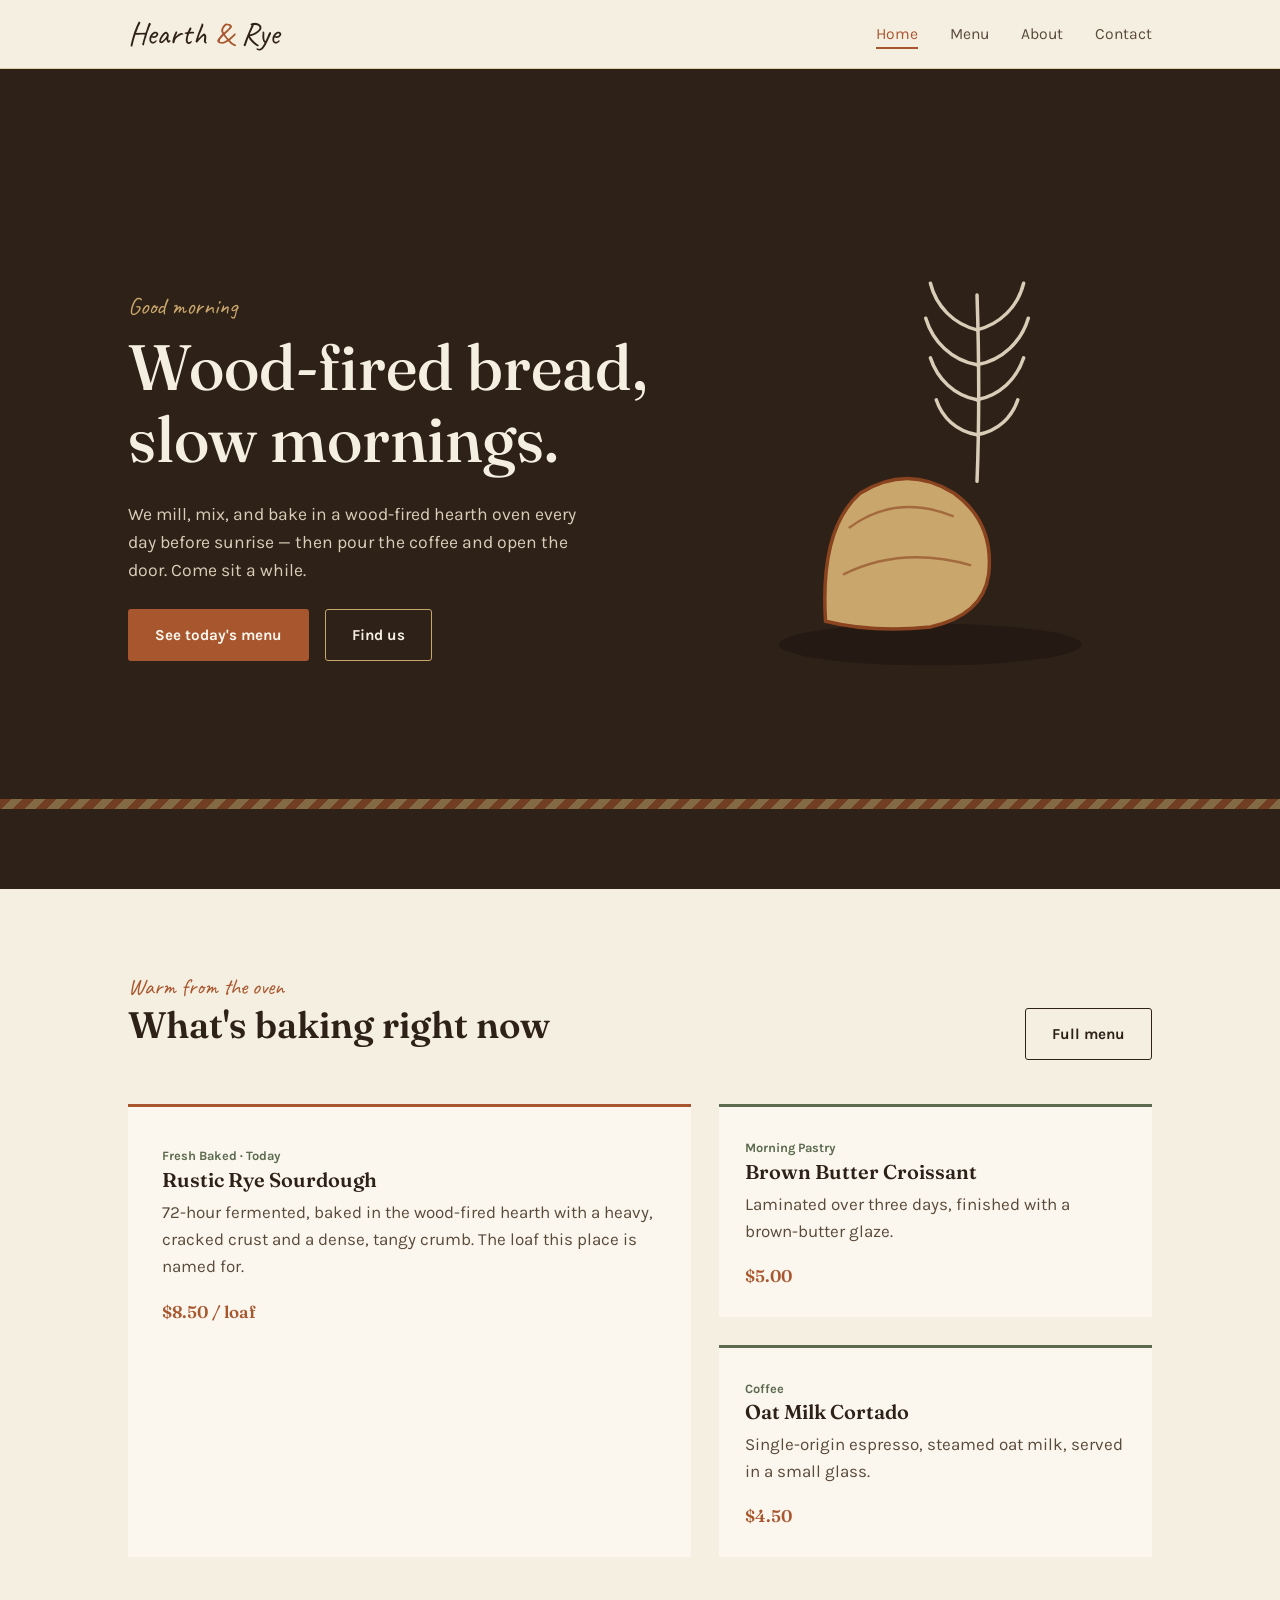
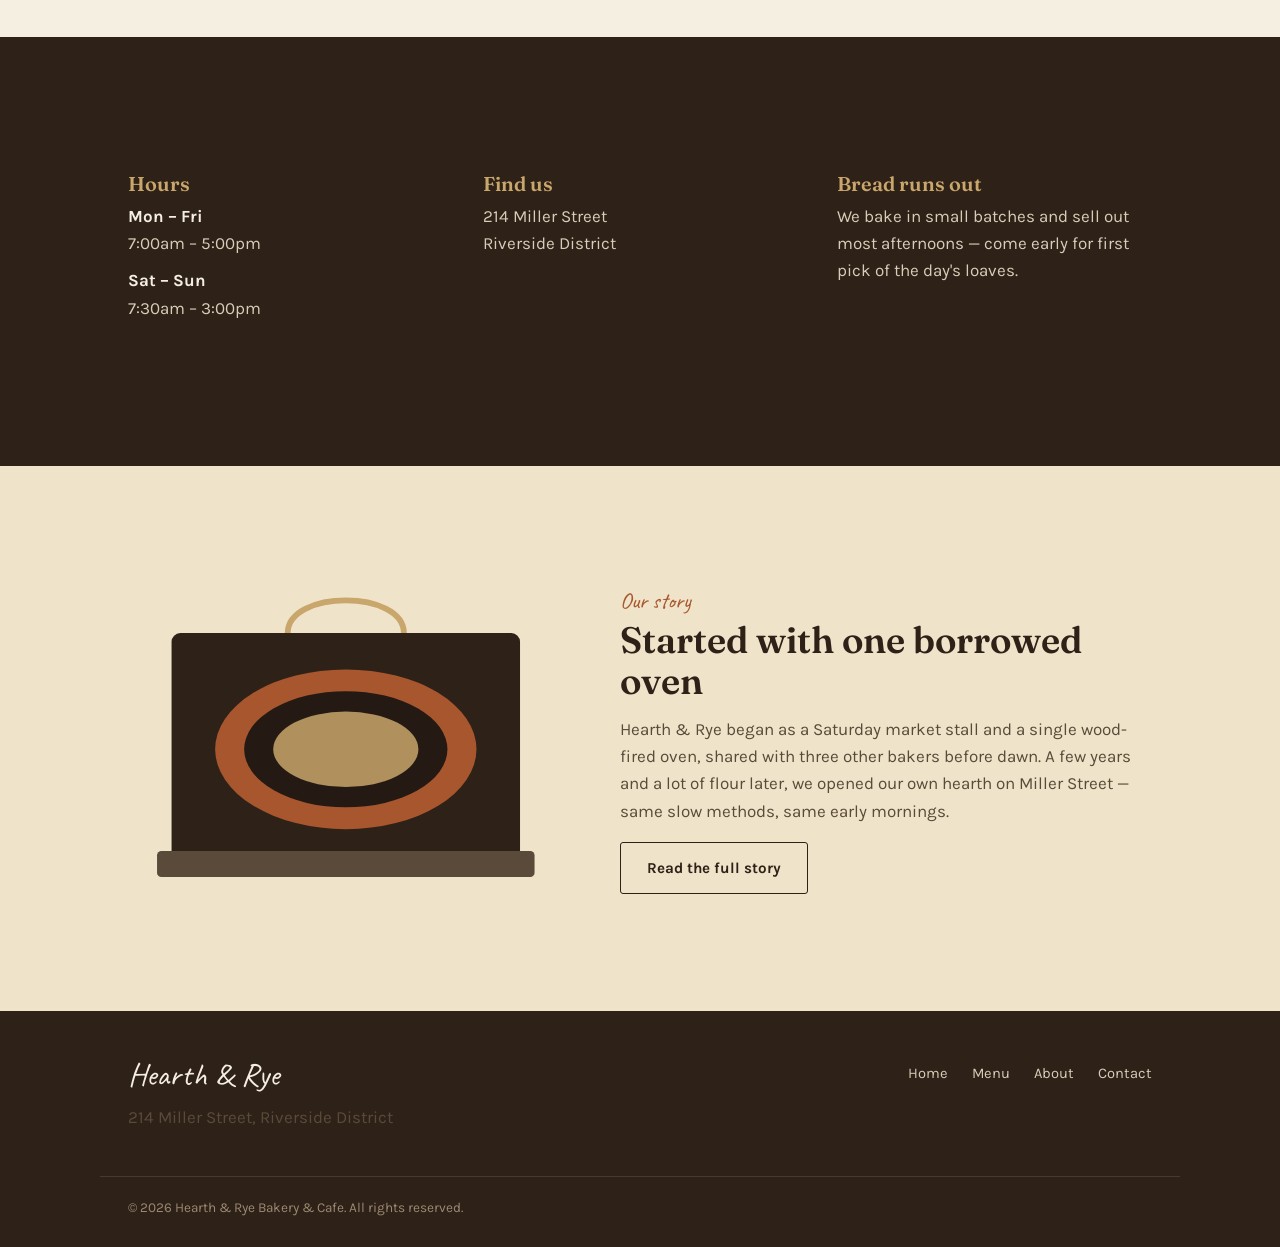
<file: index.html>
<!DOCTYPE html>
<html lang="en">
<head>
<meta charset="UTF-8">
<meta name="viewport" content="width=device-width, initial-scale=1">
<title>Golden Cafe</title>
<meta name="description" content="Golden Cafe is a neighborhood bakery and cafe baking wood-fired bread, pastries, and coffee fresh every morning.">
<link rel="preconnect" href="https://fonts.googleapis.com">
<link rel="preconnect" href="https://fonts.gstatic.com" crossorigin>
<link href="https://fonts.googleapis.com/css2?family=Fraunces:opsz,wght@9..144,500;9..144,600&family=Karla:wght@400;500;700&family=Caveat:wght@600;700&display=swap" rel="stylesheet">
<link rel="stylesheet" href="styles.css">
</head>
<body>

<header class="site-header">
  <div class="wrap">
    <a href="index.html" class="logo">Hearth <span>&amp;</span> Rye</a>
    <nav class="primary-nav" aria-label="Primary">
      <ul>
        <li><a href="index.html" aria-current="page">Home</a></li>
        <li><a href="menu.html">Menu</a></li>
        <li><a href="about.html">About</a></li>
        <li><a href="contact.html">Contact</a></li>
      </ul>
    </nav>
  </div>
</header>

<main>

  <section class="hero">
    <div class="wrap">
      <div>
        <span class="hero-eyebrow">Good morning</span>
        <h1>Wood-fired bread,<br>slow mornings.</h1>
        <p class="lead">We mill, mix, and bake in a wood-fired hearth oven every day before sunrise — then pour the coffee and open the door. Come sit a while.</p>
        <div class="hero-cta">
          <a href="menu.html" class="btn btn-primary">See today's menu</a>
          <a href="contact.html" class="btn btn-outline-light">Find us</a>
        </div>
      </div>
      <div>
        <!-- hand-drawn style wheat + loaf illustration -->
        <svg class="hero-art" viewBox="0 0 380 420" xmlns="http://www.w3.org/2000/svg" role="img" aria-label="Illustration of a wheat stalk and a loaf of bread">
          <ellipse cx="190" cy="360" rx="130" ry="18" fill="#241a13"/>
          <path d="M100 340 Q95 260 130 230 Q170 205 210 230 Q245 255 240 300 Q235 335 190 345 Q140 350 100 340 Z" fill="#C9A66B" stroke="#8A431F" stroke-width="3"/>
          <path d="M120 260 Q160 230 210 250" stroke="#8A431F" stroke-width="2" fill="none" opacity="0.6"/>
          <path d="M115 300 Q165 275 225 292" stroke="#8A431F" stroke-width="2" fill="none" opacity="0.6"/>
          <g stroke="#D9CDB8" stroke-width="3" fill="none" stroke-linecap="round">
            <path d="M230 60 C232 120 232 170 230 220"/>
            <path d="M230 90 C210 85 195 70 190 50"/>
            <path d="M230 90 C250 85 265 70 270 50"/>
            <path d="M230 120 C208 116 192 100 186 80"/>
            <path d="M230 120 C252 116 268 100 274 80"/>
            <path d="M230 150 C210 146 196 132 190 114"/>
            <path d="M230 150 C250 146 264 132 270 114"/>
            <path d="M230 180 C212 177 200 165 195 150"/>
            <path d="M230 180 C248 177 260 165 265 150"/>
          </g>
        </svg>
      </div>
    </div>
    <div class="grain-rule"></div>
  </section>

  <section>
    <div class="wrap">
      <div class="section-head">
        <div>
          <span class="script">Warm from the oven</span>
          <h2>What's baking right now</h2>
        </div>
        <a href="menu.html" class="btn btn-outline">Full menu</a>
      </div>

      <div class="featured-grid">
        <div class="featured-main">
          <span class="tag">Fresh Baked · Today</span>
          <h3>Rustic Rye Sourdough</h3>
          <p>72-hour fermented, baked in the wood-fired hearth with a heavy, cracked crust and a dense, tangy crumb. The loaf this place is named for.</p>
          <span class="price">$8.50 / loaf</span>
        </div>
        <div class="featured-side">
          <div class="featured-item">
            <span class="tag">Morning Pastry</span>
            <h3>Brown Butter Croissant</h3>
            <p>Laminated over three days, finished with a brown-butter glaze.</p>
            <span class="price">$5.00</span>
          </div>
          <div class="featured-item">
            <span class="tag">Coffee</span>
            <h3>Oat Milk Cortado</h3>
            <p>Single-origin espresso, steamed oat milk, served in a small glass.</p>
            <span class="price">$4.50</span>
          </div>
        </div>
      </div>
    </div>
  </section>

  <section class="band">
    <div class="wrap">
      <div>
        <h3>Hours</h3>
        <dl>
          <dt>Mon – Fri</dt><dd>7:00am – 5:00pm</dd>
          <dt>Sat – Sun</dt><dd>7:30am – 3:00pm</dd>
        </dl>
      </div>
      <div>
        <h3>Find us</h3>
        <p>214 Miller Street<br>Riverside District</p>
      </div>
      <div>
        <h3>Bread runs out</h3>
        <p>We bake in small batches and sell out most afternoons — come early for first pick of the day's loaves.</p>
      </div>
    </div>
  </section>

  <section class="section-alt">
    <div class="wrap story">
      <div>
        <svg class="story-art" viewBox="0 0 300 260" xmlns="http://www.w3.org/2000/svg" role="img" aria-label="Illustration of a hearth oven">
          <rect x="30" y="60" width="240" height="160" rx="6" fill="#2E2118"/>
          <ellipse cx="150" cy="140" rx="90" ry="55" fill="#A8562E"/>
          <ellipse cx="150" cy="140" rx="70" ry="40" fill="#241a13"/>
          <ellipse cx="150" cy="140" rx="50" ry="26" fill="#C9A66B" opacity="0.85"/>
          <rect x="20" y="210" width="260" height="18" rx="3" fill="#5A4A3A"/>
          <path d="M110 60 C110 30 190 30 190 60" stroke="#C9A66B" stroke-width="4" fill="none"/>
        </svg>
      </div>
      <div>
        <span class="script">Our story</span>
        <h2>Started with one borrowed oven</h2>
        <p>Hearth & Rye began as a Saturday market stall and a single wood-fired oven, shared with three other bakers before dawn. A few years and a lot of flour later, we opened our own hearth on Miller Street — same slow methods, same early mornings.</p>
        <a href="about.html" class="btn btn-outline">Read the full story</a>
      </div>
    </div>
  </section>

</main>

<footer class="site-footer">
  <div class="wrap">
    <div>
      <a href="index.html" class="logo">Hearth &amp; Rye</a>
      <p style="margin-top:10px; max-width: 32ch;">214 Miller Street, Riverside District</p>
    </div>
    <nav aria-label="Footer">
      <ul>
        <li><a href="index.html">Home</a></li>
        <li><a href="menu.html">Menu</a></li>
        <li><a href="about.html">About</a></li>
        <li><a href="contact.html">Contact</a></li>
      </ul>
    </nav>
  </div>
  <div class="wrap footer-bottom">
    &copy; 2026 Hearth & Rye Bakery &amp; Cafe. All rights reserved.
  </div>
</footer>

</body>
</html>
</file>
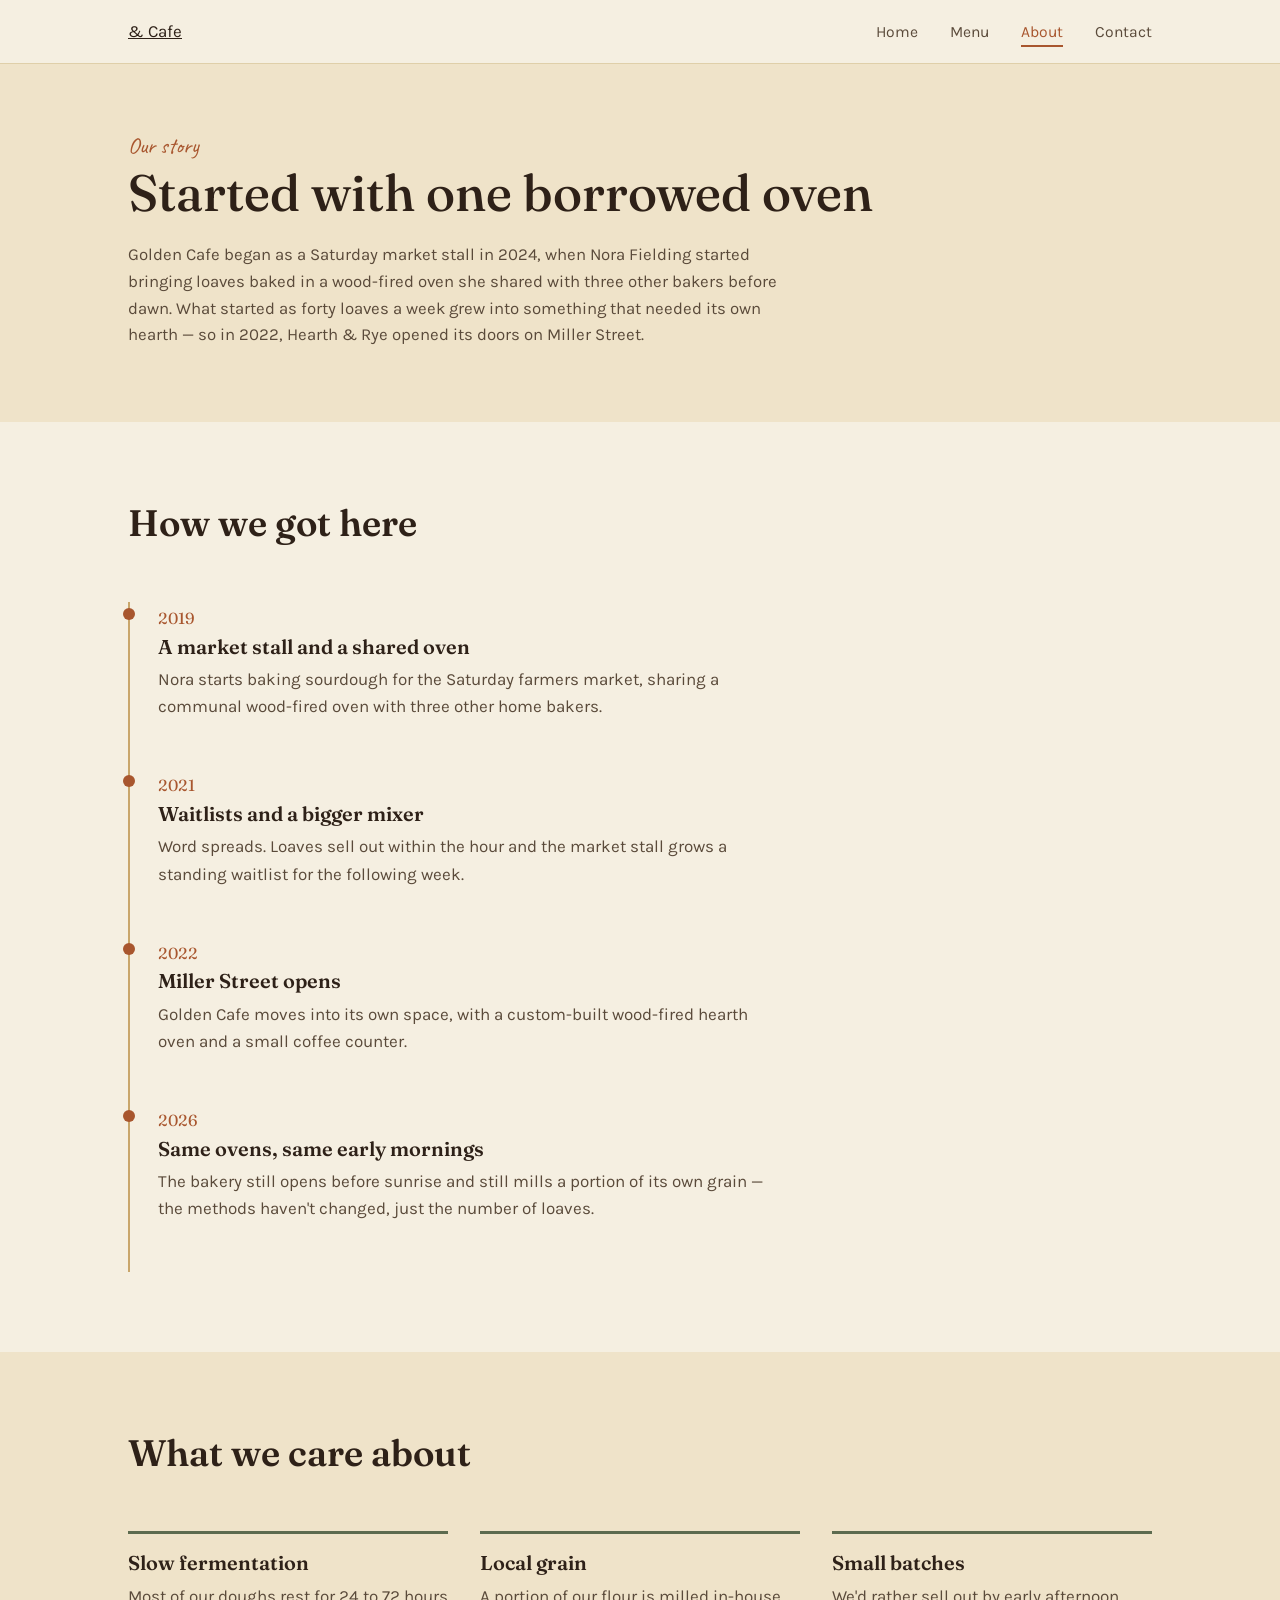
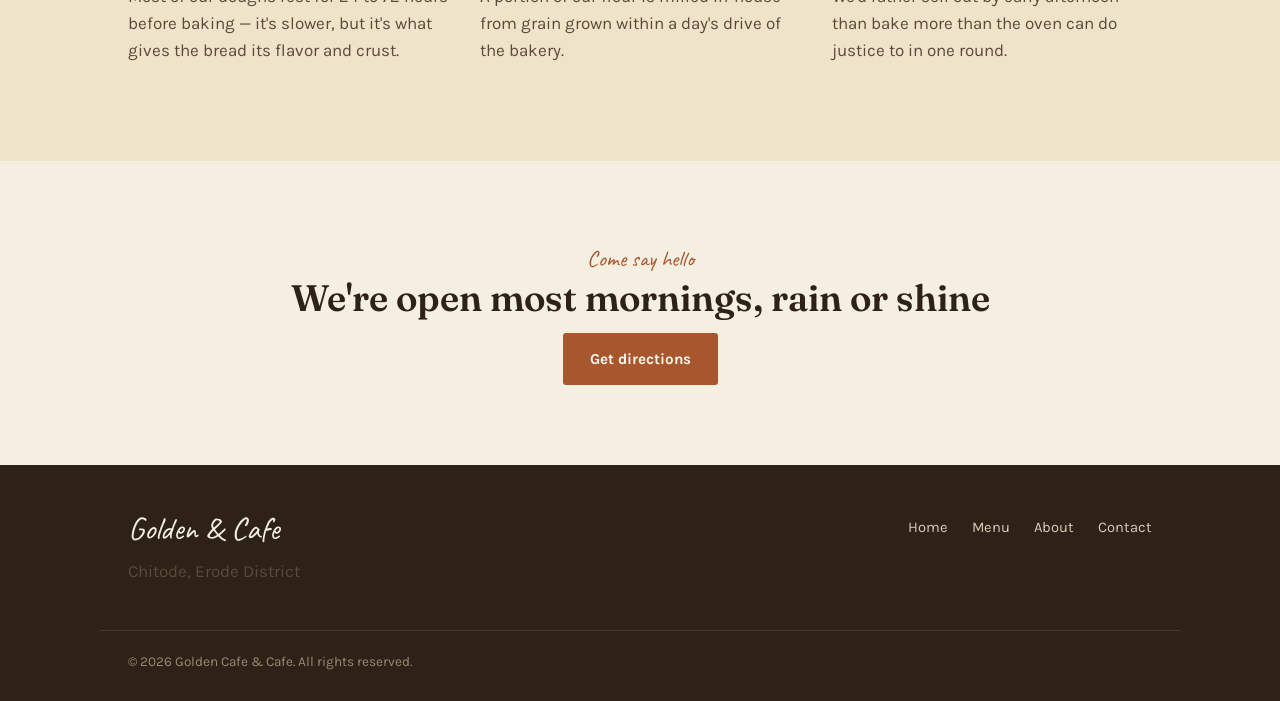
<file: about.html>
<!DOCTYPE html>
<html lang="en">
<head>
<meta charset="UTF-8">
<meta name="viewport" content="width=device-width, initial-scale=1">
<title>About — Golden Cafe</title>
<meta name="description" content="The story of Golden Cafe, a wood-fired bakery and cafe.">
<link rel="preconnect" href="https://fonts.googleapis.com">
<link rel="preconnect" href="https://fonts.gstatic.com" crossorigin>
<link href="https://fonts.googleapis.com/css2?family=Fraunces:opsz,wght@9..144,500;9..144,600&family=Karla:wght@400;500;700&family=Caveat:wght@600;700&display=swap" rel="stylesheet">
<link rel="stylesheet" href="styles.css">
</head>
<body>

<header class="site-header">
  <div class="wrap">
    <a href="index.html" Golden <span>&amp;</span> Cafe</a>
    <nav class="primary-nav" aria-label="Primary">
      <ul>
        <li><a href="index.html">Home</a></li>
        <li><a href="menu.html">Menu</a></li>
        <li><a href="about.html" aria-current="page">About</a></li>
        <li><a href="contact.html">Contact</a></li>
      </ul>
    </nav>
  </div>
</header>

<main>

  <section class="about-hero">
    <div class="wrap">
      <span class="script">Our story</span>
      <h1 style="font-size: clamp(2.2rem, 4vw, 3.2rem);">Started with one borrowed oven</h1>
      <p style="max-width: 66ch; font-size: 1.05rem;">Golden Cafe began as a Saturday market stall in 2024, when Nora Fielding started bringing loaves baked in a wood-fired oven she shared with three other bakers before dawn. What started as forty loaves a week grew into something that needed its own hearth — so in 2022, Hearth & Rye opened its doors on Miller Street.</p>
    </div>
  </section>

  <section>
    <div class="wrap">
      <div class="section-head">
        <div>
          <h2>How we got here</h2>
        </div>
      </div>
      <ul class="timeline">
        <li>
          <span class="year">2019</span>
          <h3>A market stall and a shared oven</h3>
          <p>Nora starts baking sourdough for the Saturday farmers market, sharing a communal wood-fired oven with three other home bakers.</p>
        </li>
        <li>
          <span class="year">2021</span>
          <h3>Waitlists and a bigger mixer</h3>
          <p>Word spreads. Loaves sell out within the hour and the market stall grows a standing waitlist for the following week.</p>
        </li>
        <li>
          <span class="year">2022</span>
          <h3>Miller Street opens</h3>
          <p>Golden Cafe moves into its own space, with a custom-built wood-fired hearth oven and a small coffee counter.</p>
        </li>
        <li>
          <span class="year">2026</span>
          <h3>Same ovens, same early mornings</h3>
          <p>The bakery still opens before sunrise and still mills a portion of its own grain — the methods haven't changed, just the number of loaves.</p>
        </li>
      </ul>
    </div>
  </section>

  <section class="section-alt">
    <div class="wrap">
      <div class="section-head">
        <div>
          <h2>What we care about</h2>
        </div>
      </div>
      <div class="values-grid">
        <div class="value-block">
          <h3>Slow fermentation</h3>
          <p>Most of our doughs rest for 24 to 72 hours before baking — it's slower, but it's what gives the bread its flavor and crust.</p>
        </div>
        <div class="value-block">
          <h3>Local grain</h3>
          <p>A portion of our flour is milled in-house from grain grown within a day's drive of the bakery.</p>
        </div>
        <div class="value-block">
          <h3>Small batches</h3>
          <p>We'd rather sell out by early afternoon than bake more than the oven can do justice to in one round.</p>
        </div>
      </div>
    </div>
  </section>

  <section>
    <div class="wrap" style="text-align:center;">
      <span class="script">Come say hello</span>
      <h2>We're open most mornings, rain or shine</h2>
      <a href="contact.html" class="btn btn-primary">Get directions</a>
    </div>
  </section>

</main>

<footer class="site-footer">
  <div class="wrap">
    <div>
      <a href="index.html" class="logo">Golden &amp; Cafe</a>
      <p style="margin-top:10px; max-width: 32ch;">Chitode, Erode District</p>
    </div>
    <nav aria-label="Footer">
      <ul>
        <li><a href="index.html">Home</a></li>
        <li><a href="menu.html">Menu</a></li>
        <li><a href="about.html">About</a></li>
        <li><a href="contact.html">Contact</a></li>
      </ul>
    </nav>
  </div>
  <div class="wrap footer-bottom">
    &copy; 2026 Golden Cafe &amp; Cafe. All rights reserved.
  </div>
</footer>

</body>
</html>
</file>
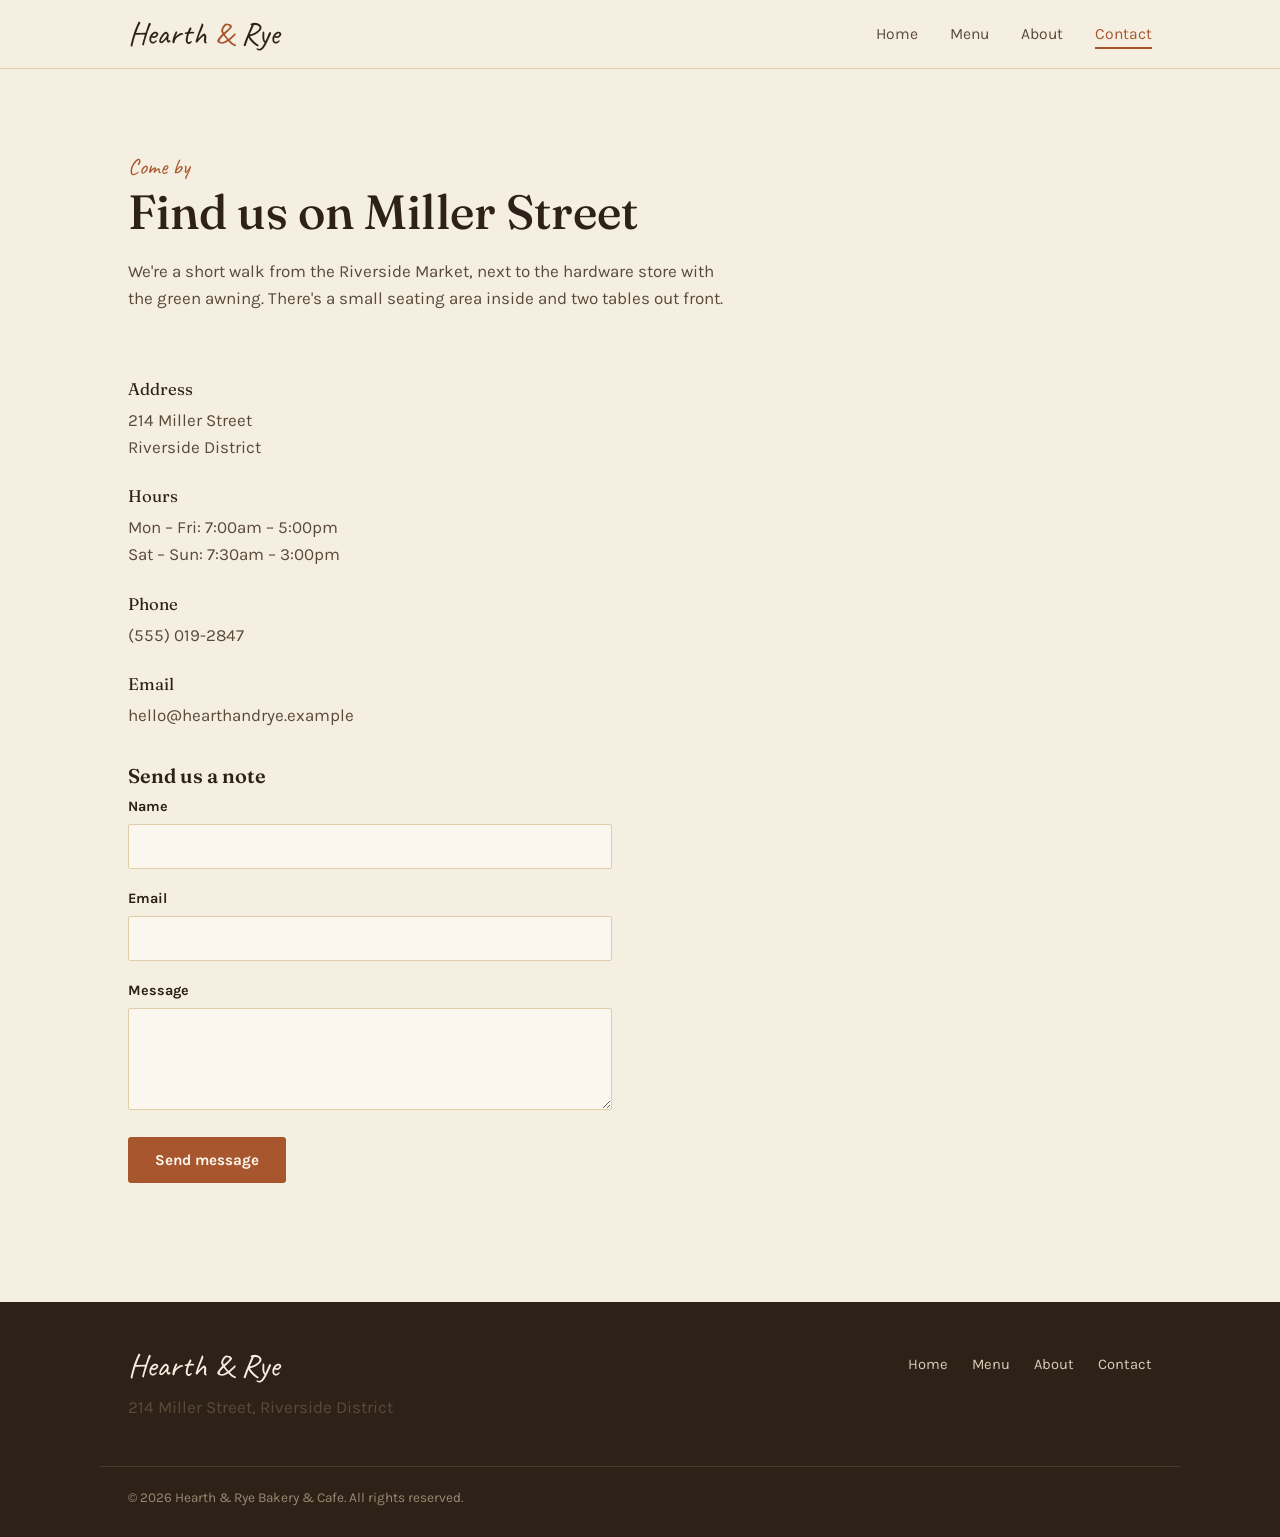
<file: contact.html>
<!DOCTYPE html>
<html lang="en">
<head>
<meta charset="UTF-8">
<meta name="viewport" content="width=device-width, initial-scale=1">
<title>Contact — Hearth & Rye</title>
<meta name="description" content="Visit Hearth & Rye, get directions, hours, and send us a message.">
<link rel="preconnect" href="https://fonts.googleapis.com">
<link rel="preconnect" href="https://fonts.gstatic.com" crossorigin>
<link href="https://fonts.googleapis.com/css2?family=Fraunces:opsz,wght@9..144,500;9..144,600&family=Karla:wght@400;500;700&family=Caveat:wght@600;700&display=swap" rel="stylesheet">
<link rel="stylesheet" href="styles.css">
</head>
<body>

<header class="site-header">
  <div class="wrap">
    <a href="index.html" class="logo">Hearth <span>&amp;</span> Rye</a>
    <nav class="primary-nav" aria-label="Primary">
      <ul>
        <li><a href="index.html">Home</a></li>
        <li><a href="menu.html">Menu</a></li>
        <li><a href="about.html">About</a></li>
        <li><a href="contact.html" aria-current="page">Contact</a></li>
      </ul>
    </nav>
  </div>
</header>

<main>
  <section style="padding-bottom: 20px;">
    <div class="wrap">
      <span class="script">Come by</span>
      <h1 style="font-size: clamp(2.2rem, 4vw, 3rem);">Find us on Miller Street</h1>
      <p style="max-width: 60ch;">We're a short walk from the Riverside Market, next to the hardware store with the green awning. There's a small seating area inside and two tables out front.</p>
    </div>
  </section>

  <section style="padding-top: 10px;">
    <div class="wrap contact-grid">

      <div>
        <dl class="contact-details">
          <dt>Address</dt>
          <dd>214 Miller Street<br>Riverside District</dd>

          <dt>Hours</dt>
          <dd>Mon – Fri: 7:00am – 5:00pm<br>Sat – Sun: 7:30am – 3:00pm</dd>

          <dt>Phone</dt>
          <dd>(555) 019-2847</dd>

          <dt>Email</dt>
          <dd>hello@hearthandrye.example</dd>
        </dl>

        <div style="margin-top: 36px;">
          <h3>Send us a note</h3>
          <form class="contact-form" onsubmit="return handleContactSubmit(event)">
            <div class="field">
              <label for="name">Name</label>
              <input type="text" id="name" name="name" required>
            </div>
            <div class="field">
              <label for="email">Email</label>
              <input type="email" id="email" name="email" required>
            </div>
            <div class="field">
              <label for="message">Message</label>
              <textarea id="message" name="message" rows="4" required></textarea>
            </div>
            <button type="submit" class="btn btn-primary" style="align-self: flex-start;">Send message</button>
            <p id="form-status" role="status" style="margin-top: 4px;"></p>
          </form>
        </div>
      </div>

      <div>
        <iframe
          class="map-frame"
          title="Map to Hearth & Rye"
          src="https://www.google.com/maps?q=Riverside%20District&output=embed"
          loading="lazy"
          referrerpolicy="no-referrer-when-downgrade">
        </iframe>
      </div>

    </div>
  </section>
</main>

<footer class="site-footer">
  <div class="wrap">
    <div>
      <a href="index.html" class="logo">Hearth &amp; Rye</a>
      <p style="margin-top:10px; max-width: 32ch;">214 Miller Street, Riverside District</p>
    </div>
    <nav aria-label="Footer">
      <ul>
        <li><a href="index.html">Home</a></li>
        <li><a href="menu.html">Menu</a></li>
        <li><a href="about.html">About</a></li>
        <li><a href="contact.html">Contact</a></li>
      </ul>
    </nav>
  </div>
  <div class="wrap footer-bottom">
    &copy; 2026 Hearth & Rye Bakery &amp; Cafe. All rights reserved.
  </div>
</footer>

<script>
  // Placeholder handler — this form has no backend yet.
  // See README.md for how to connect it to a real form service (e.g. Formspree, Netlify Forms).
  function handleContactSubmit(event){
    event.preventDefault();
    document.getElementById('form-status').textContent =
      "This form isn't connected yet — see the README for how to hook it up to a service like Formspree.";
    return false;
  }
</script>

</body>
</html>
</file>
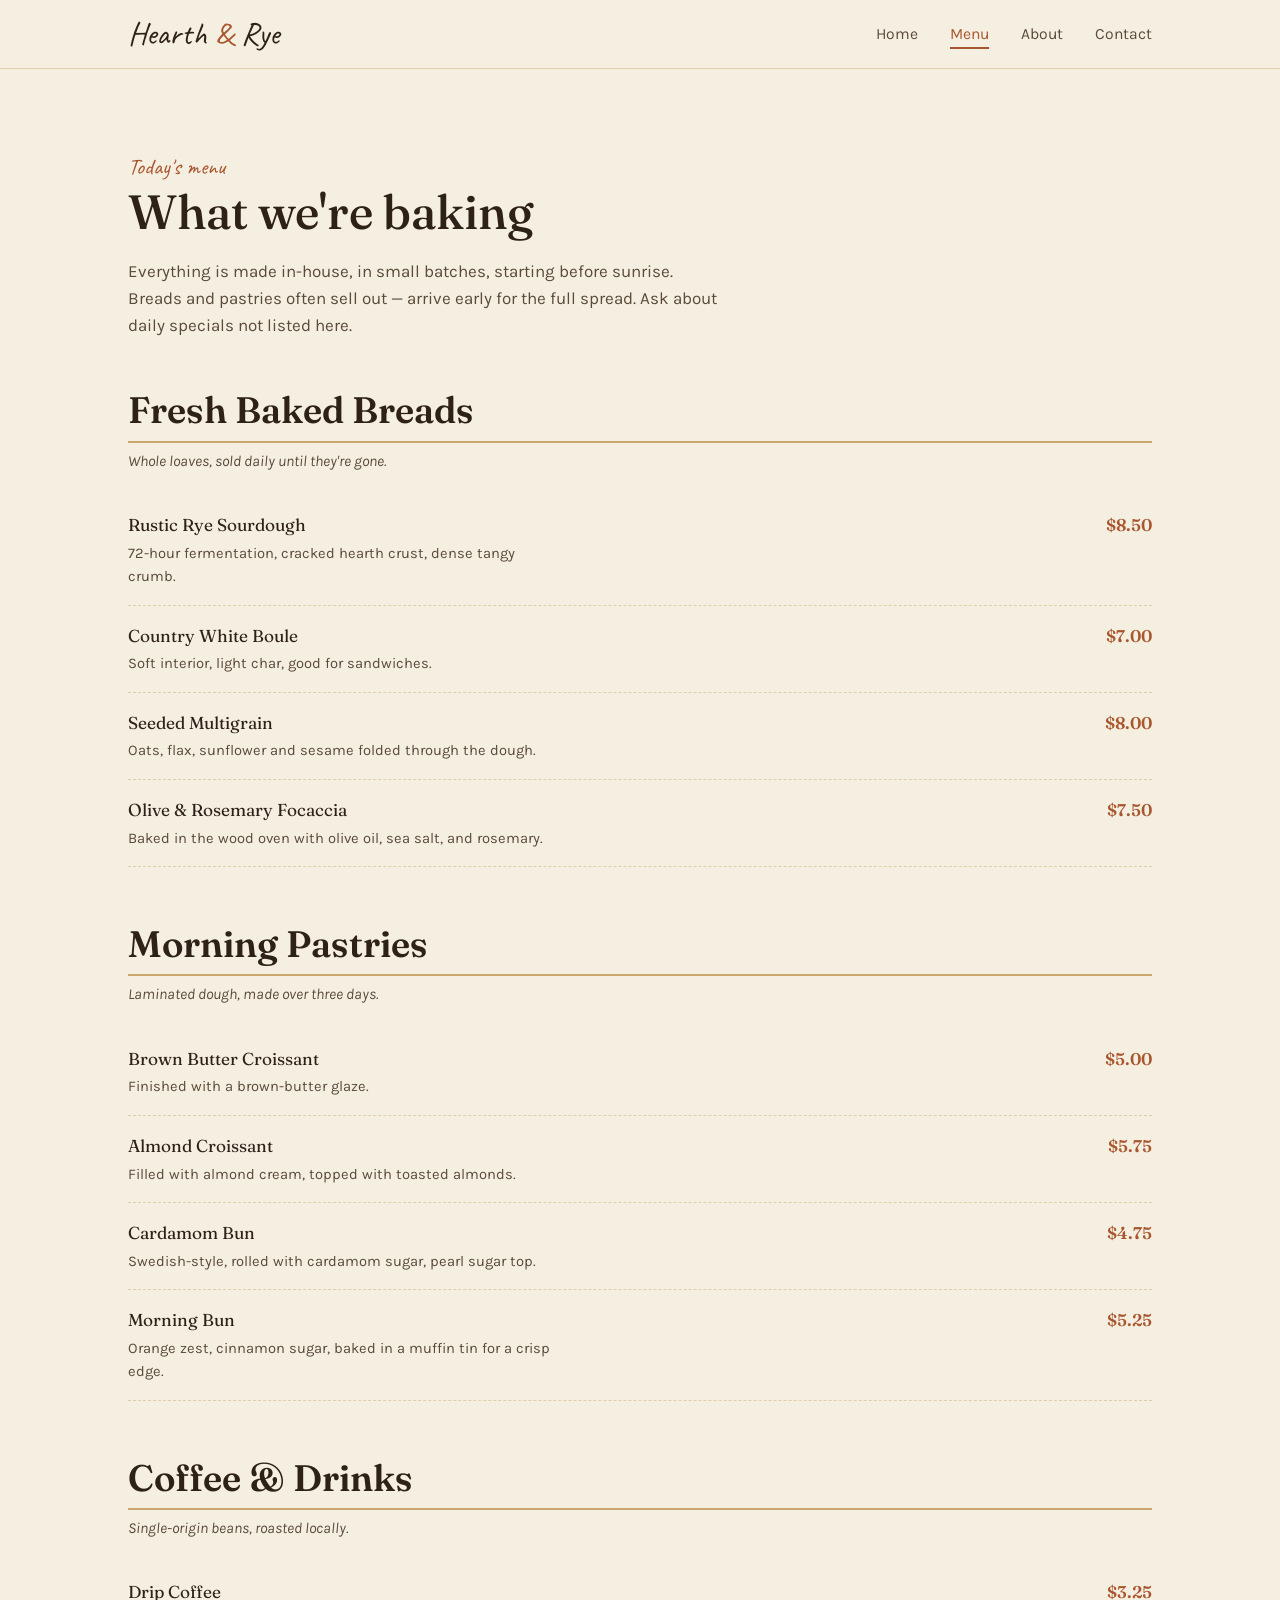
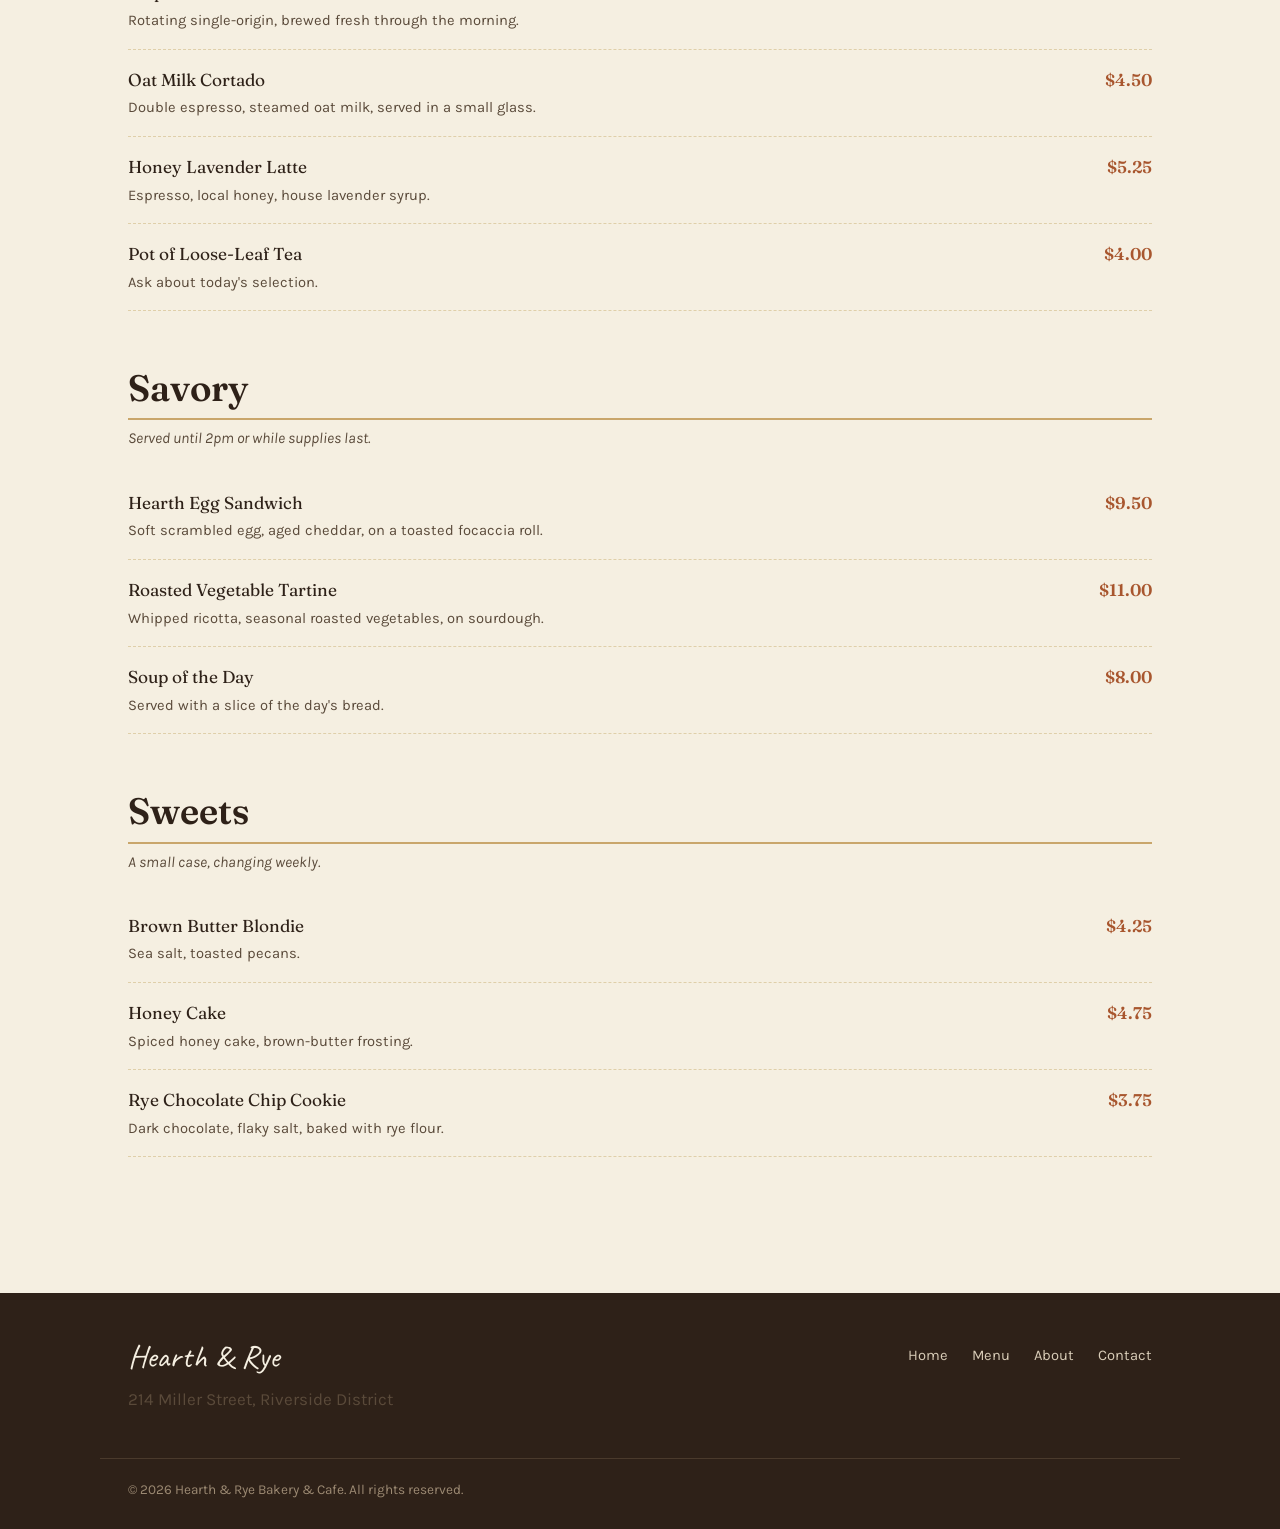
<file: menu.html>
<!DOCTYPE html>
<html lang="en">
<head>
<meta charset="UTF-8">
<meta name="viewport" content="width=device-width, initial-scale=1">
<title>Menu — Hearth & Rye</title>
<meta name="description" content="Breads, pastries, coffee, and savory plates baked fresh daily at Hearth & Rye.">
<link rel="preconnect" href="https://fonts.googleapis.com">
<link rel="preconnect" href="https://fonts.gstatic.com" crossorigin>
<link href="https://fonts.googleapis.com/css2?family=Fraunces:opsz,wght@9..144,500;9..144,600&family=Karla:wght@400;500;700&family=Caveat:wght@600;700&display=swap" rel="stylesheet">
<link rel="stylesheet" href="styles.css">
</head>
<body>

<header class="site-header">
  <div class="wrap">
    <a href="index.html" class="logo">Hearth <span>&amp;</span> Rye</a>
    <nav class="primary-nav" aria-label="Primary">
      <ul>
        <li><a href="index.html">Home</a></li>
        <li><a href="menu.html" aria-current="page">Menu</a></li>
        <li><a href="about.html">About</a></li>
        <li><a href="contact.html">Contact</a></li>
      </ul>
    </nav>
  </div>
</header>

<main>
  <section style="padding-bottom: 20px;">
    <div class="wrap">
      <span class="script">Today's menu</span>
      <h1 style="font-size: clamp(2.2rem, 4vw, 3rem); color: var(--ink);">What we're baking</h1>
      <p class="menu-intro">Everything is made in-house, in small batches, starting before sunrise. Breads and pastries often sell out — arrive early for the full spread. Ask about daily specials not listed here.</p>
    </div>
  </section>

  <section style="padding-top: 20px;">
    <div class="wrap">

      <div class="menu-category">
        <h2>Fresh Baked Breads</h2>
        <p class="note">Whole loaves, sold daily until they're gone.</p>
        <ul class="menu-list">
          <li>
            <div>
              <div class="menu-item-name">Rustic Rye Sourdough</div>
              <div class="menu-item-desc">72-hour fermentation, cracked hearth crust, dense tangy crumb.</div>
            </div>
            <div class="menu-item-price">$8.50</div>
          </li>
          <li>
            <div>
              <div class="menu-item-name">Country White Boule</div>
              <div class="menu-item-desc">Soft interior, light char, good for sandwiches.</div>
            </div>
            <div class="menu-item-price">$7.00</div>
          </li>
          <li>
            <div>
              <div class="menu-item-name">Seeded Multigrain</div>
              <div class="menu-item-desc">Oats, flax, sunflower and sesame folded through the dough.</div>
            </div>
            <div class="menu-item-price">$8.00</div>
          </li>
          <li>
            <div>
              <div class="menu-item-name">Olive & Rosemary Focaccia</div>
              <div class="menu-item-desc">Baked in the wood oven with olive oil, sea salt, and rosemary.</div>
            </div>
            <div class="menu-item-price">$7.50</div>
          </li>
        </ul>
      </div>

      <div class="menu-category">
        <h2>Morning Pastries</h2>
        <p class="note">Laminated dough, made over three days.</p>
        <ul class="menu-list">
          <li>
            <div>
              <div class="menu-item-name">Brown Butter Croissant</div>
              <div class="menu-item-desc">Finished with a brown-butter glaze.</div>
            </div>
            <div class="menu-item-price">$5.00</div>
          </li>
          <li>
            <div>
              <div class="menu-item-name">Almond Croissant</div>
              <div class="menu-item-desc">Filled with almond cream, topped with toasted almonds.</div>
            </div>
            <div class="menu-item-price">$5.75</div>
          </li>
          <li>
            <div>
              <div class="menu-item-name">Cardamom Bun</div>
              <div class="menu-item-desc">Swedish-style, rolled with cardamom sugar, pearl sugar top.</div>
            </div>
            <div class="menu-item-price">$4.75</div>
          </li>
          <li>
            <div>
              <div class="menu-item-name">Morning Bun</div>
              <div class="menu-item-desc">Orange zest, cinnamon sugar, baked in a muffin tin for a crisp edge.</div>
            </div>
            <div class="menu-item-price">$5.25</div>
          </li>
        </ul>
      </div>

      <div class="menu-category">
        <h2>Coffee &amp; Drinks</h2>
        <p class="note">Single-origin beans, roasted locally.</p>
        <ul class="menu-list">
          <li>
            <div>
              <div class="menu-item-name">Drip Coffee</div>
              <div class="menu-item-desc">Rotating single-origin, brewed fresh through the morning.</div>
            </div>
            <div class="menu-item-price">$3.25</div>
          </li>
          <li>
            <div>
              <div class="menu-item-name">Oat Milk Cortado</div>
              <div class="menu-item-desc">Double espresso, steamed oat milk, served in a small glass.</div>
            </div>
            <div class="menu-item-price">$4.50</div>
          </li>
          <li>
            <div>
              <div class="menu-item-name">Honey Lavender Latte</div>
              <div class="menu-item-desc">Espresso, local honey, house lavender syrup.</div>
            </div>
            <div class="menu-item-price">$5.25</div>
          </li>
          <li>
            <div>
              <div class="menu-item-name">Pot of Loose-Leaf Tea</div>
              <div class="menu-item-desc">Ask about today's selection.</div>
            </div>
            <div class="menu-item-price">$4.00</div>
          </li>
        </ul>
      </div>

      <div class="menu-category">
        <h2>Savory</h2>
        <p class="note">Served until 2pm or while supplies last.</p>
        <ul class="menu-list">
          <li>
            <div>
              <div class="menu-item-name">Hearth Egg Sandwich</div>
              <div class="menu-item-desc">Soft scrambled egg, aged cheddar, on a toasted focaccia roll.</div>
            </div>
            <div class="menu-item-price">$9.50</div>
          </li>
          <li>
            <div>
              <div class="menu-item-name">Roasted Vegetable Tartine</div>
              <div class="menu-item-desc">Whipped ricotta, seasonal roasted vegetables, on sourdough.</div>
            </div>
            <div class="menu-item-price">$11.00</div>
          </li>
          <li>
            <div>
              <div class="menu-item-name">Soup of the Day</div>
              <div class="menu-item-desc">Served with a slice of the day's bread.</div>
            </div>
            <div class="menu-item-price">$8.00</div>
          </li>
        </ul>
      </div>

      <div class="menu-category">
        <h2>Sweets</h2>
        <p class="note">A small case, changing weekly.</p>
        <ul class="menu-list">
          <li>
            <div>
              <div class="menu-item-name">Brown Butter Blondie</div>
              <div class="menu-item-desc">Sea salt, toasted pecans.</div>
            </div>
            <div class="menu-item-price">$4.25</div>
          </li>
          <li>
            <div>
              <div class="menu-item-name">Honey Cake</div>
              <div class="menu-item-desc">Spiced honey cake, brown-butter frosting.</div>
            </div>
            <div class="menu-item-price">$4.75</div>
          </li>
          <li>
            <div>
              <div class="menu-item-name">Rye Chocolate Chip Cookie</div>
              <div class="menu-item-desc">Dark chocolate, flaky salt, baked with rye flour.</div>
            </div>
            <div class="menu-item-price">$3.75</div>
          </li>
        </ul>
      </div>

    </div>
  </section>
</main>

<footer class="site-footer">
  <div class="wrap">
    <div>
      <a href="index.html" class="logo">Hearth &amp; Rye</a>
      <p style="margin-top:10px; max-width: 32ch;">214 Miller Street, Riverside District</p>
    </div>
    <nav aria-label="Footer">
      <ul>
        <li><a href="index.html">Home</a></li>
        <li><a href="menu.html">Menu</a></li>
        <li><a href="about.html">About</a></li>
        <li><a href="contact.html">Contact</a></li>
      </ul>
    </nav>
  </div>
  <div class="wrap footer-bottom">
    &copy; 2026 Hearth & Rye Bakery &amp; Cafe. All rights reserved.
  </div>
</footer>

</body>
</html>
</file>
<file: styles.css>
/* ============================================
   HEARTH & RYE — shared styles
   Design tokens
   ============================================ */

:root{
  --bg: #F5EFE1;          /* flour-dusted linen */
  --bg-alt: #EFE3C9;      /* deeper wheat */
  --bg-dark: #2E2118;     /* dark roast walnut */
  --ink: #2E2118;         /* primary text */
  --ink-soft: #5A4A3A;    /* secondary text */
  --cream: #FBF7EE;       /* card / panel light */
  --rust: #A8562E;        /* toasted crust — primary accent */
  --rust-dark: #8A431F;
  --sage: #5C6B4F;        /* herb sage — secondary accent */
  --gold: #C9A66B;        /* wheat gold — dividers, highlights */
  --line: #DFCFA9;        /* hairline on cream */

  --font-display: "Fraunces", Georgia, "Times New Roman", serif;
  --font-body: "Karla", -apple-system, "Segoe UI", sans-serif;
  --font-script: "Caveat", cursive;

  --maxw: 1080px;
}

*{ box-sizing: border-box; }

html{ scroll-behavior: smooth; }

body{
  margin:0;
  background: var(--bg);
  color: var(--ink);
  font-family: var(--font-body);
  font-size: 17px;
  line-height: 1.6;
  -webkit-font-smoothing: antialiased;
}

img{ max-width:100%; display:block; }

a{ color: inherit; }

.wrap{
  max-width: var(--maxw);
  margin: 0 auto;
  padding: 0 28px;
}

h1,h2,h3{
  font-family: var(--font-display);
  font-weight: 600;
  line-height: 1.12;
  margin: 0 0 0.4em;
  color: var(--ink);
}

h1{ font-size: clamp(2.6rem, 5vw, 4.2rem); font-weight: 500; }
h2{ font-size: clamp(1.7rem, 3vw, 2.3rem); }
h3{ font-size: 1.25rem; font-weight: 600; }

p{ margin: 0 0 1em; color: var(--ink-soft); max-width: 62ch; }

.script{
  font-family: var(--font-script);
  color: var(--rust);
  font-size: 1.4rem;
  display: inline-block;
}

/* ---------- header / nav ---------- */

.site-header{
  position: sticky;
  top: 0;
  z-index: 50;
  background: var(--bg);
  border-bottom: 1px solid var(--line);
}

.site-header .wrap{
  display: flex;
  align-items: center;
  justify-content: space-between;
  padding-top: 18px;
  padding-bottom: 18px;
}

.logo{
  font-family: var(--font-script);
  font-size: 2rem;
  color: var(--ink);
  text-decoration: none;
  line-height: 1;
}
.logo span{ color: var(--rust); }

nav.primary-nav ul{
  list-style: none;
  display: flex;
  gap: 32px;
  margin: 0;
  padding: 0;
}

nav.primary-nav a{
  text-decoration: none;
  font-size: 0.98rem;
  color: var(--ink-soft);
  padding-bottom: 4px;
  border-bottom: 2px solid transparent;
  transition: color .15s ease, border-color .15s ease;
}

nav.primary-nav a:hover,
nav.primary-nav a[aria-current="page"]{
  color: var(--rust);
  border-color: var(--rust);
}

.nav-toggle{ display:none; }

/* ---------- buttons ---------- */

.btn{
  display: inline-flex;
  align-items: center;
  gap: 8px;
  font-family: var(--font-body);
  font-weight: 700;
  font-size: 0.95rem;
  text-decoration: none;
  padding: 13px 26px;
  border-radius: 3px;
  border: 1px solid transparent;
  cursor: pointer;
}

.btn-primary{
  background: var(--rust);
  color: var(--cream);
}
.btn-primary:hover{ background: var(--rust-dark); }

.btn-outline{
  background: transparent;
  border-color: var(--ink);
  color: var(--ink);
}
.btn-outline:hover{ background: var(--ink); color: var(--cream); }

.btn-outline-light{
  background: transparent;
  border-color: var(--gold);
  color: var(--bg);
}
.btn-outline-light:hover{ background: var(--gold); color: var(--bg-dark); }

/* ---------- hero ---------- */

.hero{
  background: var(--bg-dark);
  color: var(--bg);
  position: relative;
  overflow: hidden;
}

.hero .wrap{
  display: grid;
  grid-template-columns: 1.1fr 0.9fr;
  gap: 40px;
  align-items: center;
  padding-top: 76px;
  padding-bottom: 76px;
}

.hero-eyebrow{
  font-family: var(--font-script);
  color: var(--gold);
  font-size: 1.5rem;
  margin-bottom: 6px;
  display: block;
}

.hero h1{ color: var(--bg); }

.hero p.lead{
  color: #D9CDB8;
  font-size: 1.1rem;
  max-width: 46ch;
}

.hero-cta{ display:flex; gap: 16px; margin-top: 24px; flex-wrap: wrap; }

.hero-art{ width: 100%; height: auto; }

/* subtle wheat texture strip under hero */
.grain-rule{
  height: 10px;
  background: repeating-linear-gradient(
    -45deg, var(--gold), var(--gold) 8px, var(--rust) 8px, var(--rust) 16px
  );
  opacity: .55;
}

/* ---------- sections ---------- */

section{ padding: 80px 0; }

.section-alt{ background: var(--bg-alt); }

.section-head{
  display:flex;
  justify-content: space-between;
  align-items: flex-end;
  gap: 24px;
  margin-bottom: 44px;
  flex-wrap: wrap;
}

.section-head p{ margin:0; }

/* ---------- featured grid (asymmetric, not uniform cards) ---------- */

.featured-grid{
  display: grid;
  grid-template-columns: 1.3fr 1fr;
  gap: 28px;
}

.featured-main{
  background: var(--cream);
  border-top: 3px solid var(--rust);
  padding: 34px;
}

.featured-side{
  display: flex;
  flex-direction: column;
  gap: 28px;
}

.featured-item{
  background: var(--cream);
  border-top: 3px solid var(--sage);
  padding: 26px;
}

.tag{
  font-family: var(--font-body);
  font-size: 0.8rem;
  color: var(--sage);
  font-weight: 700;
}

.price{
  font-family: var(--font-display);
  color: var(--rust);
  font-weight: 600;
}

/* ---------- hours / location dark band ---------- */

.band{
  background: var(--bg-dark);
  color: var(--bg);
}

.band .wrap{
  display: grid;
  grid-template-columns: 1fr 1fr 1fr;
  gap: 40px;
  padding-top: 56px;
  padding-bottom: 56px;
}

.band h3{ color: var(--gold); }
.band p{ color: #D9CDB8; margin: 0; }

.band dl{ margin:0; }
.band dt{ color: var(--bg); font-weight: 700; margin-top: 10px; }
.band dt:first-child{ margin-top: 0; }
.band dd{ margin: 0 0 8px; color: #D9CDB8; }

/* ---------- two-column story block ---------- */

.story{
  display: grid;
  grid-template-columns: 0.9fr 1.1fr;
  gap: 56px;
  align-items: center;
}

.story-art{ width: 100%; }

/* ---------- menu page ---------- */

.menu-intro{ max-width: 60ch; margin-bottom: 10px; }

.menu-category{
  margin-bottom: 56px;
}

.menu-category h2{
  border-bottom: 2px solid var(--gold);
  padding-bottom: 10px;
  margin-bottom: 6px;
}

.menu-category .note{
  color: var(--ink-soft);
  font-style: italic;
  margin-bottom: 22px;
  font-size: 0.95rem;
}

.menu-list{ list-style:none; margin:0; padding:0; }

.menu-list li{
  display: flex;
  justify-content: space-between;
  align-items: baseline;
  gap: 16px;
  padding: 16px 0;
  border-bottom: 1px dashed var(--line);
}

.menu-item-name{
  font-family: var(--font-display);
  font-size: 1.08rem;
  color: var(--ink);
}

.menu-item-desc{
  color: var(--ink-soft);
  font-size: 0.92rem;
  margin-top: 3px;
  max-width: 48ch;
}

.menu-item-price{
  font-family: var(--font-display);
  color: var(--rust);
  font-weight: 600;
  white-space: nowrap;
}

/* ---------- about page ---------- */

.about-hero{
  background: var(--bg-alt);
  padding: 64px 0 56px;
}

.timeline{
  list-style: none;
  margin: 0;
  padding: 0;
  border-left: 2px solid var(--gold);
}

.timeline li{
  padding: 4px 0 32px 28px;
  position: relative;
}

.timeline li::before{
  content:"";
  position:absolute;
  left: -7px;
  top: 6px;
  width: 12px;
  height: 12px;
  background: var(--rust);
  border-radius: 50%;
}

.timeline .year{
  font-family: var(--font-display);
  color: var(--rust);
  display:block;
  font-size: 1rem;
  margin-bottom: 4px;
}

.values-grid{
  display: grid;
  grid-template-columns: repeat(3, 1fr);
  gap: 32px;
}

.value-block{ border-top: 3px solid var(--sage); padding-top: 18px; }

/* ---------- contact page ---------- */

.contact-grid{
  display: grid;
  grid-template-columns: 1fr 1fr;
  gap: 56px;
}

.contact-details dt{
  font-family: var(--font-display);
  color: var(--ink);
  margin-top: 22px;
  font-size: 1.05rem;
}
.contact-details dt:first-child{ margin-top: 0; }
.contact-details dd{ margin: 4px 0 0; color: var(--ink-soft); }

.map-frame{
  width: 100%;
  height: 100%;
  min-height: 340px;
  border: 0;
  filter: sepia(15%) saturate(85%);
}

form.contact-form{ display: flex; flex-direction: column; gap: 18px; }

.field label{
  display:block;
  font-weight: 700;
  font-size: 0.9rem;
  margin-bottom: 6px;
  color: var(--ink);
}

.field input,
.field textarea{
  width: 100%;
  font-family: var(--font-body);
  font-size: 1rem;
  padding: 12px 14px;
  border: 1px solid var(--line);
  background: var(--cream);
  border-radius: 2px;
  color: var(--ink);
}

.field input:focus,
.field textarea:focus{
  outline: 2px solid var(--rust);
  outline-offset: 1px;
}

/* ---------- footer ---------- */

footer.site-footer{
  background: var(--bg-dark);
  color: #D9CDB8;
  padding: 48px 0 28px;
}

footer .wrap{
  display: flex;
  justify-content: space-between;
  align-items: flex-start;
  flex-wrap: wrap;
  gap: 24px;
}

footer .logo{ color: var(--bg); }

footer nav ul{
  list-style:none;
  display:flex;
  gap: 24px;
  padding:0;
  margin: 0 0 18px;
}
footer nav a{ text-decoration:none; color: #D9CDB8; font-size: 0.92rem; }
footer nav a:hover{ color: var(--gold); }

.footer-bottom{
  border-top: 1px solid #4A3A2C;
  margin-top: 28px;
  padding-top: 20px;
  font-size: 0.85rem;
  color: #9C8A73;
}

/* ---------- accessibility ---------- */

a:focus-visible, button:focus-visible{
  outline: 2px solid var(--rust);
  outline-offset: 2px;
}

@media (prefers-reduced-motion: reduce){
  html{ scroll-behavior: auto; }
}

/* ---------- responsive ---------- */

@media (max-width: 860px){
  .hero .wrap{ grid-template-columns: 1fr; padding-top: 52px; padding-bottom: 52px; }
  .hero-art{ max-width: 280px; }
  .featured-grid{ grid-template-columns: 1fr; }
  .band .wrap{ grid-template-columns: 1fr; padding-top: 40px; padding-bottom: 40px; }
  .story{ grid-template-columns: 1fr; }
  .story-art{ max-width: 320px; margin: 0 auto; }
  .values-grid{ grid-template-columns: 1fr; }
  .contact-grid{ grid-template-columns: 1fr; }
  nav.primary-nav ul{ gap: 18px; flex-wrap: wrap; }
  .site-header .wrap{ flex-direction: column; align-items: flex-start; gap: 12px; }
}

@media (max-width: 520px){
  section{ padding: 56px 0; }
  .menu-list li{ flex-direction: column; align-items: flex-start; gap: 4px; }
}
</file>
